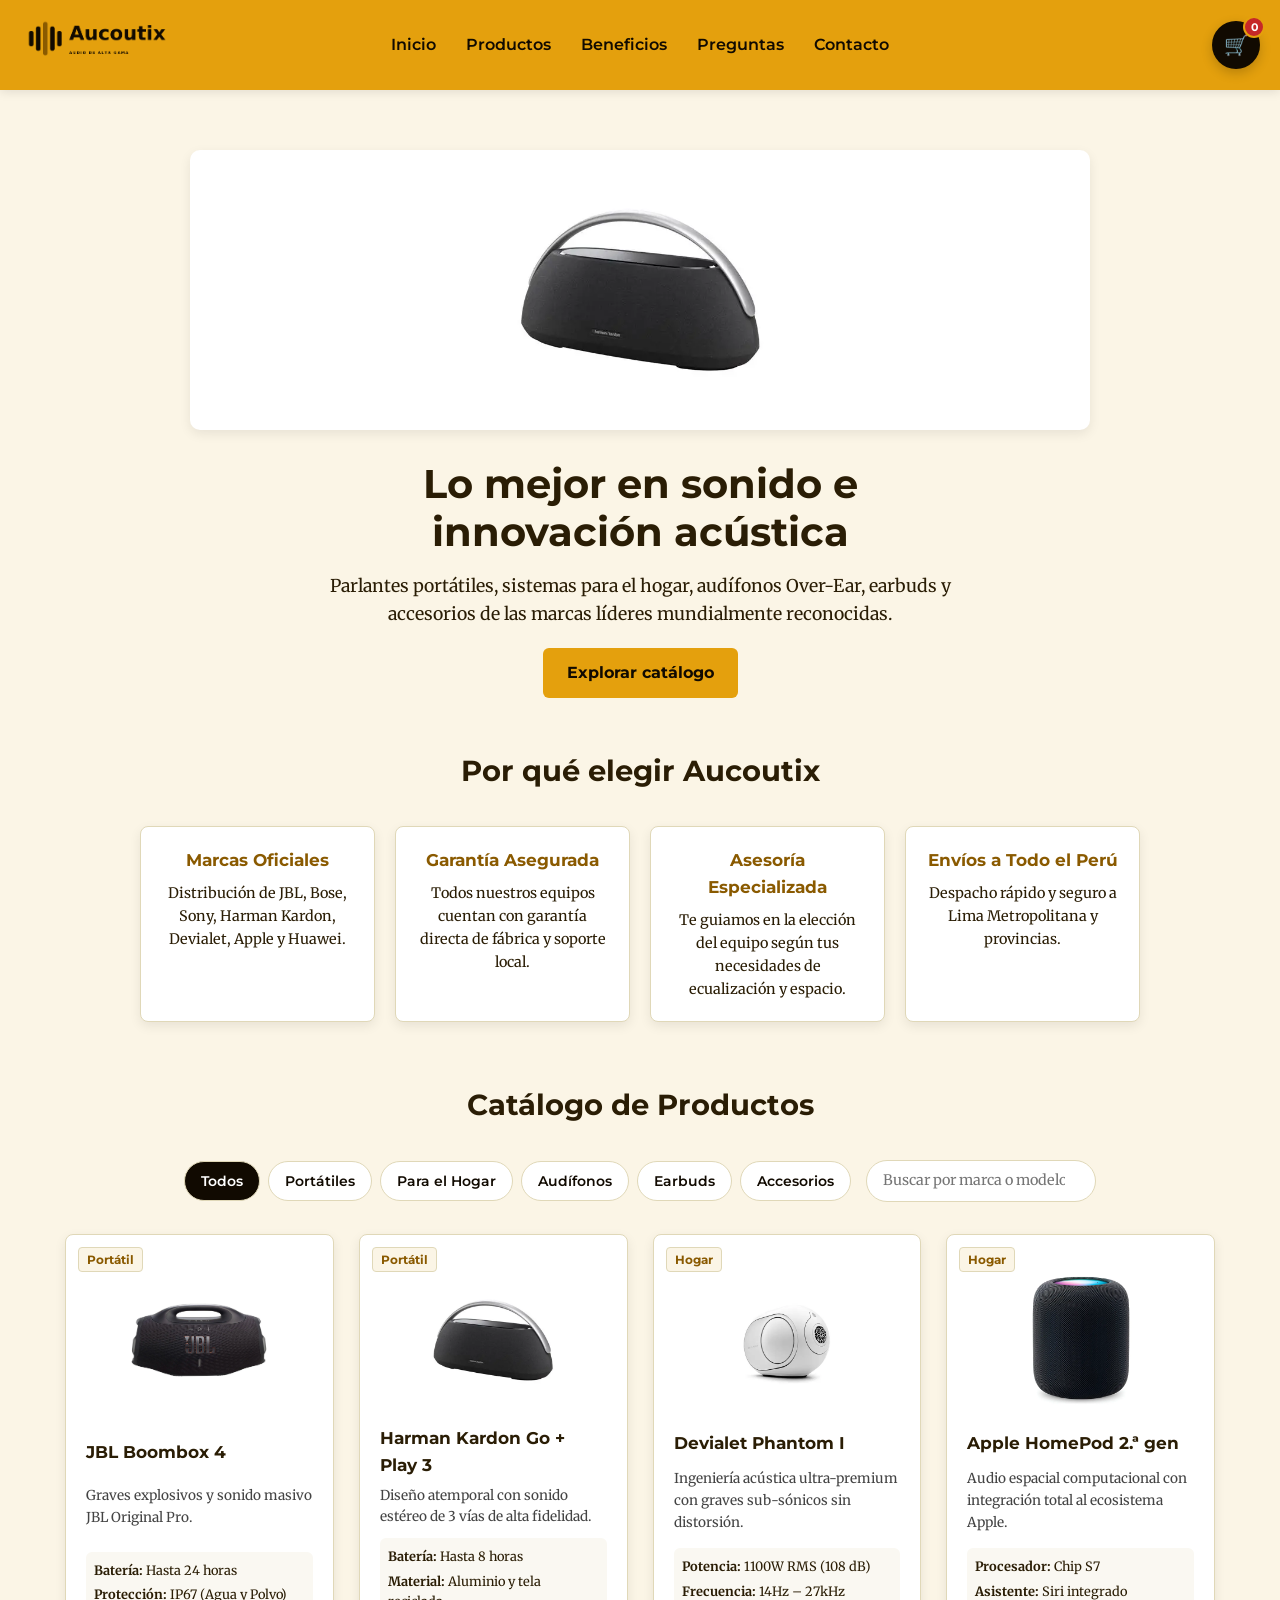
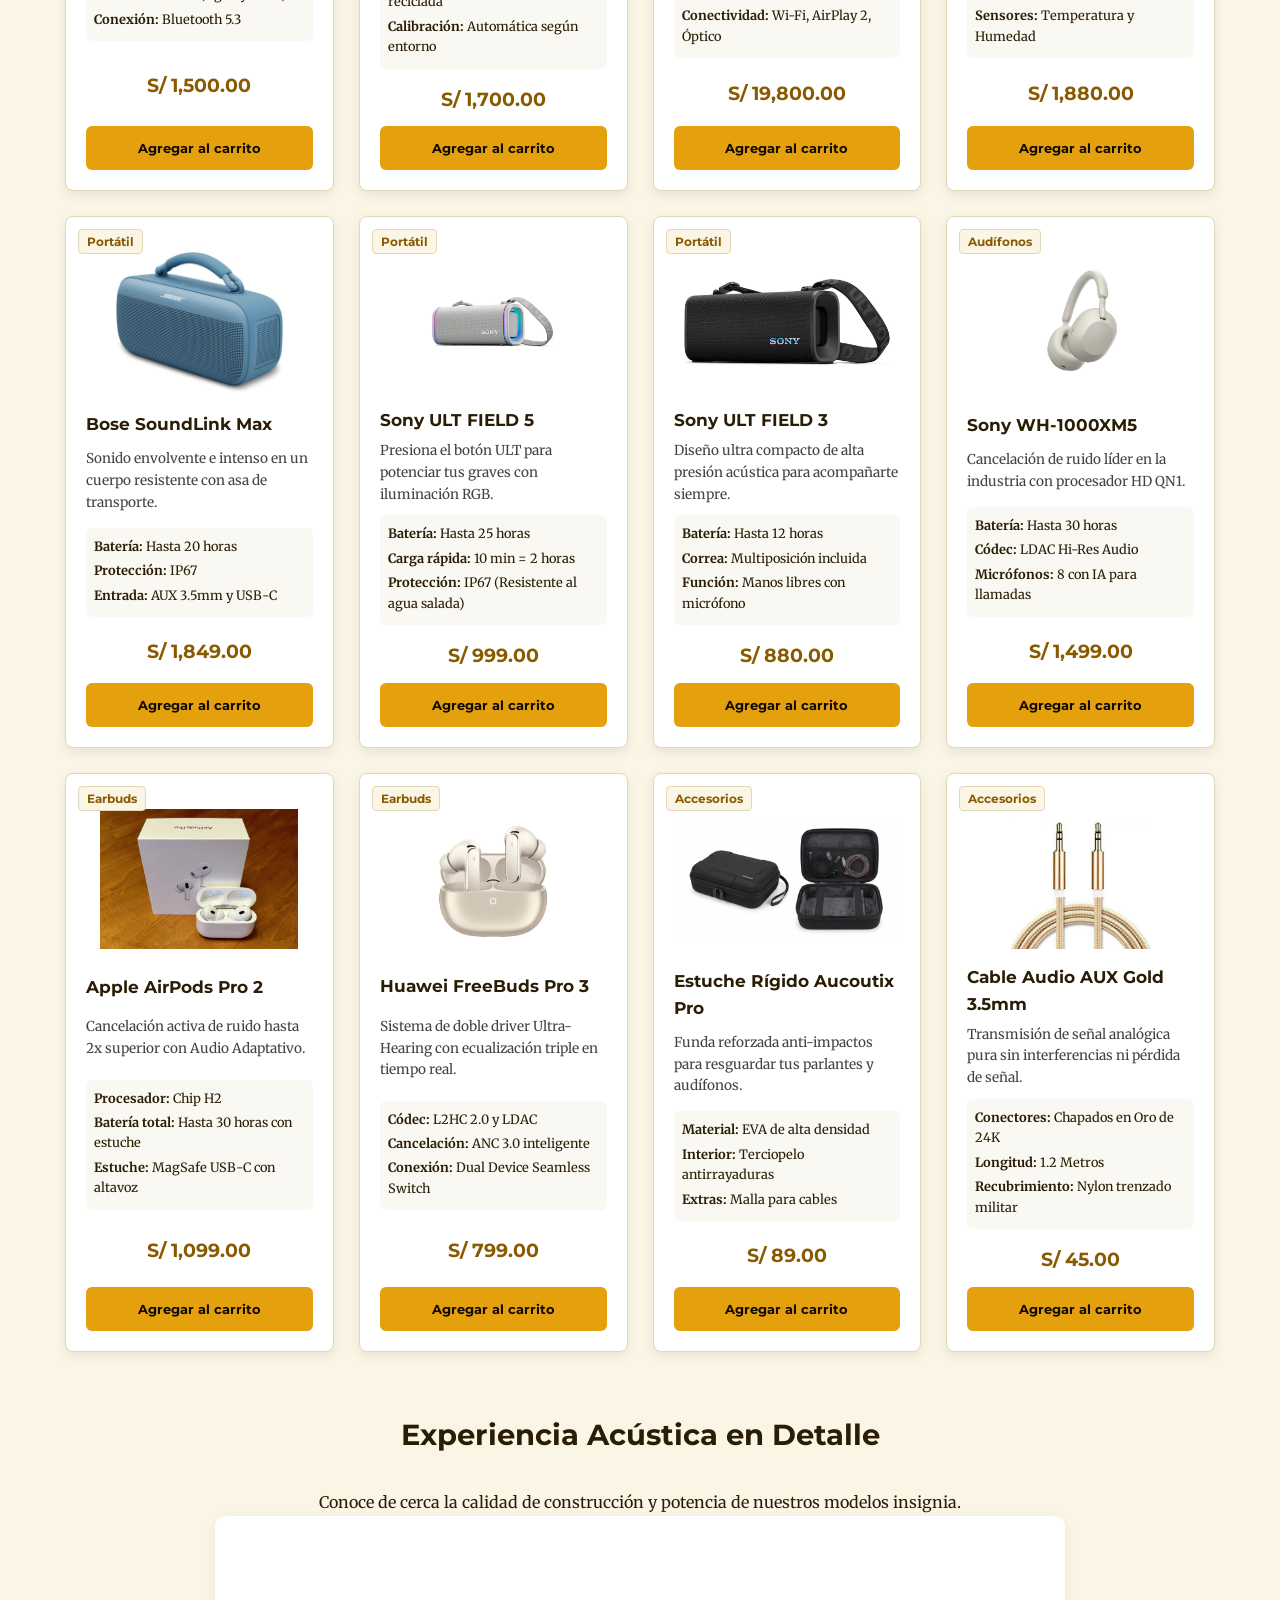
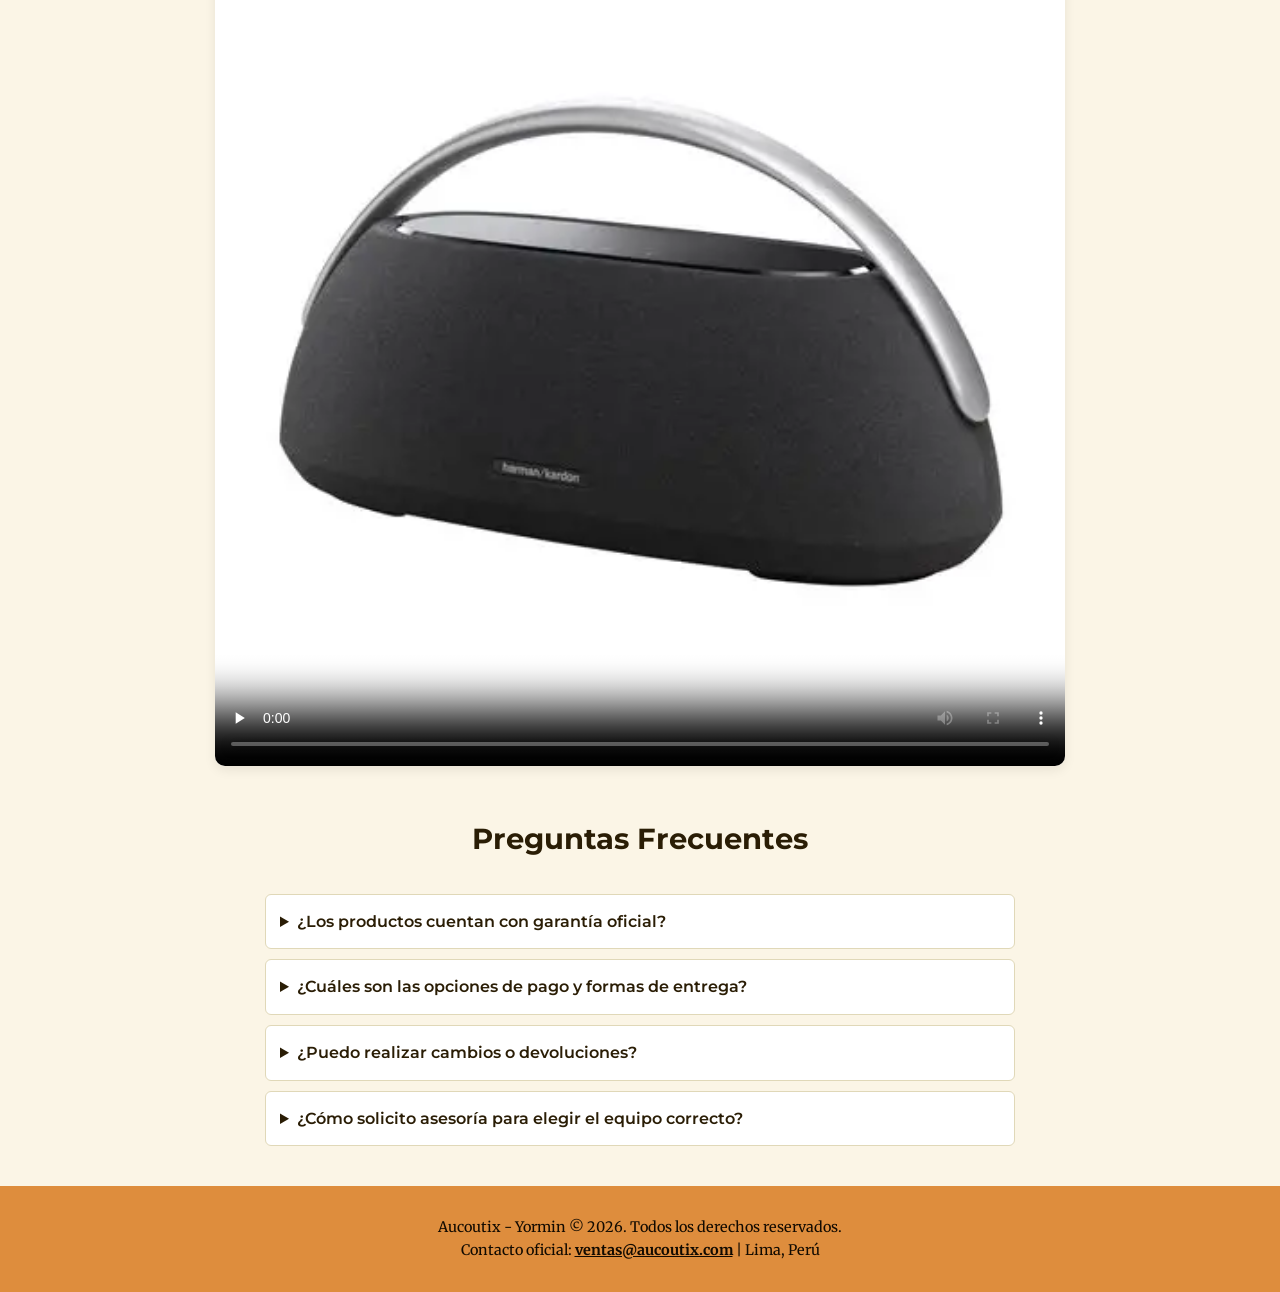
<file: index.html>
<!DOCTYPE html>
<html lang="es">
<head>
    <meta charset="UTF-8">
    <meta name="viewport" content="width=device-width, initial-scale=1.0">

    <title>Aucoutix | Parlantes, Audífonos y Audio de Alta Gama en Perú</title>
    <meta name="description" content="Catálogo exclusivo de audio portátiles y para el hogar: JBL, Harman Kardon, Bose, Sony, Apple, Devialet y Huawei. Garantía oficial y envíos en Perú.">
    <link rel="canonical" href="https://www.aucoutix.com/">

    <!-- Open Graph -->
    <meta property="og:type" content="website">
    <meta property="og:title" content="Aucoutix | Equipos de Audio de Alta Gama">
    <meta property="og:description" content="Encuentra los mejores parlantes, audífonos y accesorios de audio con entrega garantizada.">
    <meta property="og:url" content="https://www.aucoutix.com/">
    <meta property="og:image" content="img/logo.aucoutixfinal.jpg">

    <!-- Fuentes Google -->
    <link rel="preconnect" href="https://fonts.googleapis.com">
    <link rel="preconnect" href="https://fonts.gstatic.com" crossorigin>
    <link rel="stylesheet" href="https://fonts.googleapis.com/css2?family=Merriweather:wght@300;400;700&family=Montserrat:wght@400;600;700&display=swap">
    
    <!-- Estilos Propios -->
    <link rel="stylesheet" href="css/estilos.css">
    
</head>

<body>
<a class="saltar" href="#contenido">Saltar al contenido principal</a>

<header>
    <div class="logo">
        <a href="index.html">
            <img src="img/LOGO,AUCOU.JPG" alt="Aucoutix - Volver al inicio" width="150" height="60">
        </a>
    </div>

    <nav id="menu-principal" class="nav-colapsable" aria-label="Navegación principal">
        <a href="index.html">Inicio</a>
        <a href="#productos">Productos</a>
        <a href="#beneficios">Beneficios</a>
        <a href="#preguntas">Preguntas</a>
        <a href="contacto2.html">Contacto</a>
    </nav>

    <div class="acciones">
        <button id="btn-carrito" class="boton-carrito" aria-label="Abrir carrito de compras" aria-controls="carrito">
            <span id="contador-carrito">0</span>
        </button>
        <button id="btn-menu" class="btn-menu" aria-label="Abrir menú de navegación" aria-expanded="false" aria-controls="menu-principal">☰</button>
    </div>
</header>

<main id="contenido">

    <!-- Panel Desplegable del Carrito -->
    <aside id="carrito" class="carrito" aria-label="Carrito de compras" aria-hidden="true">
        <div class="carrito-contenido">
            <button id="cerrar-carrito" class="cerrar-carrito" aria-label="Cerrar carrito">✕</button>
            <h2>Mi Carrito de Compras</h2>
            <div id="lista-carrito"></div>
            <div class="total-carrito">
                <strong>Total estimado:</strong> 
                <span>S/ <span id="total-carrito">0.00</span></span>
            </div>
            <button id="btn-finalizar" class="finalizar">Finalizar compra</button>
            <p id="mensaje-compra" role="status"></p>
        </div>
    </aside>

    <!-- Carrusel Visual -->
    <section class="carrusel" aria-label="Productos destacados de la temporada">
        <div class="contenedor-slide">
            <div class="slide"><img src="img/harman go play3.jpg" alt="Parlante Harman Kardon Go + Play 3" width="900" height="280"></div>
            <div class="slide"><img src="img/Devialet phantom.jpg" alt="Parlante de alta fidelidad Devialet Phantom" width="900" height="280" loading="lazy"></div>
            <div class="slide"><img src="img/JBL bombox.jpg" alt="Parlante portátil JBL Boombox 4" width="900" height="280" loading="lazy"></div>
            <div class="slide"><img src="img/Audifonos_Inalambricos_Huawei_Freebuds_Pro5.png" alt="Audífonos Hi-Fi Huawei FreeBuds Pro 3" width="900" height="280" loading="lazy"></div>
        </div>
    </section>

    <!-- Hero / Presentación -->
    <section class="inicio">
        <h1>Lo mejor en sonido e innovación acústica</h1>
        <p>Parlantes portátiles, sistemas para el hogar, audífonos Over-Ear, earbuds y accesorios de las marcas líderes mundialmente reconocidas.</p>
        <a href="#productos" class="btn-productos">Explorar catálogo</a>
    </section>

    <!-- Beneficios -->
    <section id="beneficios" class="beneficios" aria-labelledby="titulo-beneficios">
        <h2 id="titulo-beneficios">Por qué elegir Aucoutix</h2>
        <div class="grilla-beneficios">
            <article>
                <h3>Marcas Oficiales</h3>
                <p>Distribución de JBL, Bose, Sony, Harman Kardon, Devialet, Apple y Huawei.</p>
            </article>
            <article>
                <h3>Garantía Asegurada</h3>
                <p>Todos nuestros equipos cuentan con garantía directa de fábrica y soporte local.</p>
            </article>
            <article>
                <h3>Asesoría Especializada</h3>
                <p>Te guiamos en la elección del equipo según tus necesidades de ecualización y espacio.</p>
            </article>
            <article>
                <h3>Envíos a Todo el Perú</h3>
                <p>Despacho rápido y seguro a Lima Metropolitana y provincias.</p>
            </article>
        </div>
    </section>

    <!-- Catálogo de Productos -->
    <section id="productos" aria-labelledby="titulo-productos">
        <h2 id="titulo-productos">Catálogo de Productos</h2>

        <!-- Herramientas de Filtrado y Búsqueda -->
        <div class="herramientas">
            <div class="filtros" role="group" aria-label="Filtrar por categoría">
                <button class="filtro activo" data-filtro="todos" aria-pressed="true">Todos</button>
                <button class="filtro" data-filtro="portatil" aria-pressed="false">Portátiles</button>
                <button class="filtro" data-filtro="hogar" aria-pressed="false">Para el Hogar</button>
                <button class="filtro" data-filtro="audifonos" aria-pressed="false">Audífonos</button>
                <button class="filtro" data-filtro="earbuds" aria-pressed="false">Earbuds</button>
                <button class="filtro" data-filtro="accesorios" aria-pressed="false">Accesorios</button>
            </div>
            <label class="buscador">
                <span class="solo-lectores">Buscar producto o marca</span>
                <input type="search" id="buscador" placeholder="Buscar por marca o modelo...">
            </label>
        </div>

        <!-- Grilla Contenedora de Productos -->
        <div class="contenedor-productos">

            <!-- Producto 1: JBL Boombox 4 -->
            <article class="card" data-id="jbl-boombox-4" data-nombre="JBL Boombox 4" data-precio="1500" data-categoria="portatil">
                <span class="badge-categoria">Portátil</span>
                <img src="img/JBL bombox.jpg" alt="Parlante JBL Boombox 4" width="220" height="130" loading="lazy">
                <h3>JBL Boombox 4</h3>
                <p class="descripcion">Graves explosivos y sonido masivo JBL Original Pro.</p>
                <ul class="especificaciones">
                    <li><strong>Batería:</strong> Hasta 24 horas</li>
                    <li><strong>Protección:</strong> IP67 (Agua y Polvo)</li>
                    <li><strong>Conexión:</strong> Bluetooth 5.3</li>
                </ul>
                <p class="precio">S/ 1,500.00</p>
                <button class="btn-comprar">Agregar al carrito</button>
            </article>

            <!-- Producto 2: Harman Kardon Go + Play 3 -->
            <article class="card" data-id="harman-go-play-3" data-nombre="Harman Kardon Go + Play 3" data-precio="1700" data-categoria="portatil">
                <span class="badge-categoria">Portátil</span>
                <img src="img/harman go play3.jpg" alt="Parlante Harman Kardon Go + Play 3" width="220" height="130" loading="lazy">
                <h3>Harman Kardon Go + Play 3</h3>
                <p class="descripcion">Diseño atemporal con sonido estéreo de 3 vías de alta fidelidad.</p>
                <ul class="especificaciones">
                    <li><strong>Batería:</strong> Hasta 8 horas</li>
                    <li><strong>Material:</strong> Aluminio y tela reciclada</li>
                    <li><strong>Calibración:</strong> Automática según entorno</li>
                </ul>
                <p class="precio">S/ 1,700.00</p>
                <button class="btn-comprar">Agregar al carrito</button>
            </article>

            <!-- Producto 3: Devialet Phantom -->
            <article class="card" data-id="devialet-phantom" data-nombre="Devialet Phantom I" data-precio="19800" data-categoria="hogar">
                <span class="badge-categoria">Hogar</span>
                <img src="img/Devialet phantom.jpg" alt="Parlante de alta gama Devialet Phantom" width="220" height="130" loading="lazy">
                <h3>Devialet Phantom I</h3>
                <p class="descripcion">Ingeniería acústica ultra-premium con graves sub-sónicos sin distorsión.</p>
                <ul class="especificaciones">
                    <li><strong>Potencia:</strong> 1100W RMS (108 dB)</li>
                    <li><strong>Frecuencia:</strong> 14Hz – 27kHz</li>
                    <li><strong>Conectividad:</strong> Wi-Fi, AirPlay 2, Óptico</li>
                </ul>
                <p class="precio">S/ 19,800.00</p>
                <button class="btn-comprar">Agregar al carrito</button>
            </article>

            <!-- Producto 4: Apple HomePod 2.ª gen -->
            <article class="card" data-id="apple-homepod-2" data-nombre="Apple HomePod 2.ª gen" data-precio="1880" data-categoria="hogar">
                <span class="badge-categoria">Hogar</span>
                <img src="img/Bocina Apple HomePod 2da Generacion.jpg" alt="Bocina inteligente Apple HomePod 2.ª generación" width="220" height="130" loading="lazy">
                <h3>Apple HomePod 2.ª gen</h3>
                <p class="descripcion">Audio espacial computacional con integración total al ecosistema Apple.</p>
                <ul class="especificaciones">
                    <li><strong>Procesador:</strong> Chip S7</li>
                    <li><strong>Asistente:</strong> Siri integrado</li>
                    <li><strong>Sensores:</strong> Temperatura y Humedad</li>
                </ul>
                <p class="precio">S/ 1,880.00</p>
                <button class="btn-comprar">Agregar al carrito</button>
            </article>

            <!-- Producto 5: Bose SoundLink Max -->
            <article class="card" data-id="bose-soundlink-max" data-nombre="Bose SoundLink Max" data-precio="1849" data-categoria="portatil">
                <span class="badge-categoria">Portátil</span>
                <img src="img/bose_soundlink1.jpg" alt="Parlante portátil Bose SoundLink Max" width="220" height="130" loading="lazy">
                <h3>Bose SoundLink Max</h3>
                <p class="descripcion">Sonido envolvente e intenso en un cuerpo resistente con asa de transporte.</p>
                <ul class="especificaciones">
                    <li><strong>Batería:</strong> Hasta 20 horas</li>
                    <li><strong>Protección:</strong> IP67</li>
                    <li><strong>Entrada:</strong> AUX 3.5mm y USB-C</li>
                </ul>
                <p class="precio">S/ 1,849.00</p>
                <button class="btn-comprar">Agregar al carrito</button>
            </article>

            <!-- Producto 6: Sony ULT FIELD 5 -->
            <article class="card" data-id="sony-ult-field-5" data-nombre="Sony ULT FIELD 5 (SRS-ULT50)" data-precio="999" data-categoria="portatil">
                <span class="badge-categoria">Portátil</span>
                <img src="img/ULT FIELD 5SRS-ULT50.jpg" alt="Parlante inalámbrico Sony ULT FIELD 5 SRS-ULT50" width="220" height="130" loading="lazy">
                <h3>Sony ULT FIELD 5</h3>
                <p class="descripcion">Presiona el botón ULT para potenciar tus graves con iluminación RGB.</p>
                <ul class="especificaciones">
                    <li><strong>Batería:</strong> Hasta 25 horas</li>
                    <li><strong>Carga rápida:</strong> 10 min = 2 horas</li>
                    <li><strong>Protección:</strong> IP67 (Resistente al agua salada)</li>
                </ul>
                <p class="precio">S/ 999.00</p>
                <button class="btn-comprar">Agregar al carrito</button>
            </article>

            <!-- Producto 7: Sony ULT FIELD 3 -->
            <article class="card" data-id="sony-ult-field-3" data-nombre="Sony ULT FIELD 3 (SRS-ULT30)" data-precio="880" data-categoria="portatil">
                <span class="badge-categoria">Portátil</span>
                <img src="img/Sony Parlante Bluetooth Srs-ult30 Portátil Ult Field 3 Negro.jpg" alt="Parlante Sony SRS-ULT30 ULT FIELD 3" width="220" height="130" loading="lazy">
                <h3>Sony ULT FIELD 3</h3>
                <p class="descripcion">Diseño ultra compacto de alta presión acústica para acompañarte siempre.</p>
                <ul class="especificaciones">
                    <li><strong>Batería:</strong> Hasta 12 horas</li>
                    <li><strong>Correa:</strong> Multiposición incluida</li>
                    <li><strong>Función:</strong> Manos libres con micrófono</li>
                </ul>
                <p class="precio">S/ 880.00</p>
                <button class="btn-comprar">Agregar al carrito</button>
            </article>

            <!-- Producto 8: Sony WH-1000XM5 -->
            <article class="card" data-id="sony-wh1000xm5" data-nombre="Sony WH-1000XM5" data-precio="1499" data-categoria="audifonos">
                <span class="badge-categoria">Audífonos</span>
                <img src="img/Sony WH-1000XM5.jpg" alt="Audífonos Noise Cancelling Sony WH-1000XM5" width="220" height="130" loading="lazy">
                <h3>Sony WH-1000XM5</h3>
                <p class="descripcion">Cancelación de ruido líder en la industria con procesador HD QN1.</p>
                <ul class="especificaciones">
                    <li><strong>Batería:</strong> Hasta 30 horas</li>
                    <li><strong>Códec:</strong> LDAC Hi-Res Audio</li>
                    <li><strong>Micrófonos:</strong> 8 con IA para llamadas</li>
                </ul>
                <p class="precio">S/ 1,499.00</p>
                <button class="btn-comprar">Agregar al carrito</button>
            </article>

            <!-- Producto 9: Apple AirPods Pro 2 -->
            <article class="card" data-id="apple-airpods-pro-2" data-nombre="Apple AirPods Pro (2.ª gen)" data-precio="1099" data-categoria="earbuds">
                <span class="badge-categoria">Earbuds</span>
                <img src="img/Air pods pro2.jpg" alt="Earbuds Apple AirPods Pro 2da Generacion" width="220" height="130" loading="lazy">
                <h3>Apple AirPods Pro 2</h3>
                <p class="descripcion">Cancelación activa de ruido hasta 2x superior con Audio Adaptativo.</p>
                <ul class="especificaciones">
                    <li><strong>Procesador:</strong> Chip H2</li>
                    <li><strong>Batería total:</strong> Hasta 30 horas con estuche</li>
                    <li><strong>Estuche:</strong> MagSafe USB-C con altavoz</li>
                </ul>
                <p class="precio">S/ 1,099.00</p>
                <button class="btn-comprar">Agregar al carrito</button>
            </article>

            <!-- Producto 10: Huawei FreeBuds Pro 3 -->
            <article class="card" data-id="huawei-freebuds-pro-3" data-nombre="Huawei FreeBuds Pro 3" data-precio="799" data-categoria="earbuds">
                <span class="badge-categoria">Earbuds</span>
                <img src="img/Audifonos_Inalambricos_Huawei_Freebuds_Pro5.png" alt="Earbuds Huawei FreeBuds Pro 3" width="220" height="130" loading="lazy">
                <h3>Huawei FreeBuds Pro 3</h3>
                <p class="descripcion">Sistema de doble driver Ultra-Hearing con ecualización triple en tiempo real.</p>
                <ul class="especificaciones">
                    <li><strong>Códec:</strong> L2HC 2.0 y LDAC</li>
                    <li><strong>Cancelación:</strong> ANC 3.0 inteligente</li>
                    <li><strong>Conexión:</strong> Dual Device Seamless Switch</li>
                </ul>
                <p class="precio">S/ 799.00</p>
                <button class="btn-comprar">Agregar al carrito</button>
            </article>

            <!-- Producto 11: Estuche Rígido Aucoutix -->
            <article class="card" data-id="estuche-aucoutix" data-nombre="Estuche Rígido Aucoutix Pro" data-precio="89" data-categoria="accesorios">
                <span class="badge-categoria">Accesorios</span>
                <img src="img/Gemini_Generated_Image_gyam9rgyam9rgyam.jpg" alt="Estuche de protección dura para parlantes y audífonos" width="220" height="130" loading="lazy">
                <h3>Estuche Rígido Aucoutix Pro</h3>
                <p class="descripcion">Funda reforzada anti-impactos para resguardar tus parlantes y audífonos.</p>
                <ul class="especificaciones">
                    <li><strong>Material:</strong> EVA de alta densidad</li>
                    <li><strong>Interior:</strong> Terciopelo antirrayaduras</li>
                    <li><strong>Extras:</strong> Malla para cables</li>
                </ul>
                <p class="precio">S/ 89.00</p>
                <button class="btn-comprar">Agregar al carrito</button>
            </article>

            <!-- Producto 12: Cable AUX Premium Gold 3.5mm -->
            <article class="card" data-id="cable-aux-gold" data-nombre="Cable Audio AUX Gold 3.5mm" data-precio="45" data-categoria="accesorios">
                <span class="badge-categoria">Accesorios</span>
                <img src="img/Cable Audio AUX Gold 3.5mm.jpg" alt="Cable Auxiliar de Audio Chapado en Oro" width="220" height="130" loading="lazy">
                <h3>Cable Audio AUX Gold 3.5mm</h3>
                <p class="descripcion">Transmisión de señal analógica pura sin interferencias ni pérdida de señal.</p>
                <ul class="especificaciones">
                    <li><strong>Conectores:</strong> Chapados en Oro de 24K</li>
                    <li><strong>Longitud:</strong> 1.2 Metros</li>
                    <li><strong>Recubrimiento:</strong> Nylon trenzado militar</li>
                </ul>
                <p class="precio">S/ 45.00</p>
                <button class="btn-comprar">Agregar al carrito</button>
            </article>

        </div>
        <p id="sin-resultados" hidden>No encontramos ningún producto que coincida con tu búsqueda. Intenta con otra palabra o categoría.</p>
    </section>

    <!-- Sección de Video Informativo -->
    <section class="seccion-video" aria-labelledby="titulo-video">
        <h2 id="titulo-video">Experiencia Acústica en Detalle</h2>
        <p>Conoce de cerca la calidad de construcción y potencia de nuestros modelos insignia.</p>
        <div class="contenedor-video">
            <video controls preload="none" playsinline poster="img/harman go play3.jpg">
                <source src="videos 2.0/VIDEOharmam kardononix.mp4" type="video/mp4">
                Tu navegador no soporta reproducción de videos HTML5.
            </video>
        </div>
    </section>

    <!-- Preguntas Frecuentes -->
    <section id="preguntas" class="faq" aria-labelledby="titulo-faq">
        <h2 id="titulo-faq">Preguntas Frecuentes</h2>
        <details>
            <summary>¿Los productos cuentan con garantía oficial?</summary>
            <p>Sí, todos los productos comercializados por Aucoutix cuentan con garantía oficial directa por fallas de fábrica por un periodo de 12 meses.</p>
        </details>
        <details>
            <summary>¿Cuáles son las opciones de pago y formas de entrega?</summary>
            <p>Aceptamos tarjetas de crédito, débito, transferencia bancaria y Yape/Plin. Ofrecemos envíos a domicilio en Lima y despachos a provincias mediante agencia certificada.</p>
        </details>
        <details>
            <summary>¿Puedo realizar cambios o devoluciones?</summary>
            <p>Aceptamos cambios dentro de los primeros 7 días posteriores a la compra, siempre que el equipo no presente uso y se conserve en empaque sellado original.</p>
        </details>
        <details>
            <summary>¿Cómo solicito asesoría para elegir el equipo correcto?</summary>
            <p>Puedes escribirnos mediante la sección de Contacto o enviarnos un correo a ventas@aucoutix.com para recibir recomendación personalizada de un especialista.</p>
        </details>
    </section>

</main>

<footer id="contacto">
    <p>Aucoutix - Yormin &copy; 2026. Todos los derechos reservados.</p>
    <p>Contacto oficial: <a href="mailto:ventas@aucoutix.com">ventas@aucoutix.com</a> | Lima, Perú</p>
</footer>
<!-- En index.html dentro de <head> -->
<script src="carrito.js" defer></script>

</body>
</html>
</file>
<file: css/estilos.css>
/* =========================================
   1. VARIABLES Y CONFIGURACIÓN GLOBAL
   ========================================= */
:root {
    --crema: #FBF5E6;
    --naranja: #E4A00D;
    --naranja-hover: #C88C0A;
    --naranja-texto: #8A5A00;
    --tinta: #110A01;
    --texto: #2A1D05;
    --blanco: #FFFFFF;
    --borde: #E0D8B8;
    --pie: #DE8D3D;
    --error: #C62828;
    --exito: #2E7D32;

    --fuente-texto: "Merriweather", Georgia, serif;
    --fuente-titulos: "Montserrat", "Segoe UI", Arial, sans-serif;

    --espacio-1: 0.5rem;
    --espacio-2: 1rem;
    --espacio-3: 2rem;
    --radio: 8px;
    --sombra: 0 4px 12px rgba(0, 0, 0, 0.08);
}

/* =========================================
   2. ESTILOS BASE Y RESETS
   ========================================= */
*, *::before, *::after {
    box-sizing: border-box;
    margin: 0;
    padding: 0;
}

html {
    scroll-behavior: smooth;
}

body {
    font-family: var(--fuente-texto);
    background: var(--crema);
    color: var(--texto);
    line-height: 1.6;
}

img, video {
    max-width: 100%;
    height: auto;
}

h1, h2, h3, button, summary, .badge-categoria {
    font-family: var(--fuente-titulos);
}

h1 {
    font-size: clamp(1.8rem, 5vw, 2.5rem);
    line-height: 1.2;
    margin-bottom: var(--espacio-2);
}

h2 {
    font-size: clamp(1.4rem, 3.5vw, 1.8rem);
    margin-bottom: var(--espacio-3);
    text-align: center;
}

[hidden] {
    display: none !important;
}

:focus-visible {
    outline: 3px solid var(--tinta);
    outline-offset: 3px;
}

.solo-lectores {
    position: absolute;
    width: 1px;
    height: 1px;
    overflow: hidden;
    clip: rect(0 0 0 0);
}

.saltar {
    position: absolute;
    left: -999px;
    top: 0;
    padding: var(--espacio-1) var(--espacio-2);
    background: var(--tinta);
    color: var(--blanco);
}
.saltar:focus {
    left: 0;
    z-index: 1000;
}

/* =========================================
   3. ENCABEZADO Y NAVEGACIÓN
   ========================================= */
header {
    display: grid;
    grid-template-columns: 1fr auto 1fr;
    grid-template-areas: "logo menu acciones";
    align-items: center;
    gap: 15px;
    min-height: 90px;
    padding: 12px 20px;
    background: var(--naranja);
    position: sticky;
    top: 0;
    z-index: 900;
    box-shadow: 0 2px 10px rgba(0, 0, 0, 0.1);
}

.logo {
    grid-area: logo;
    justify-self: start;
}

.logo img {
    display: block;
    width: 160px;
    height: auto;

}

header nav {
    grid-area: menu;
    display: flex;
    justify-content: center;
    gap: 30px;
}

header nav a {
    color: var(--tinta);
    font-family: var(--fuente-titulos);
    font-weight: 600;
    text-decoration: none;
    padding: 0.5rem 0;
    transition: color 0.2s;
}

header nav a:hover {
    text-decoration: underline;
    text-underline-offset: 6px;
}

.acciones {
    grid-area: acciones;
    justify-self: end;
    display: flex;
    align-items: center;
    gap: var(--espacio-1);
}

.btn-menu {
    display: none;
    width: 44px;
    height: 44px;
    border: none;
    border-radius: 50%;
    background: var(--tinta);
    color: var(--blanco);
    font-size: 20px;
    cursor: pointer;
}

/* =========================================
   4. CARRUSEL
   ========================================= */
.carrusel {
    width: 90%;
    max-width: 900px;
    height: 280px;
    overflow: hidden;
    margin: 30px auto;
    border-radius: 10px;
    background: var(--blanco);
    box-shadow: var(--sombra);
}

.contenedor-slide {
    display: flex;
    width: 400%;
    height: 100%;
    animation: mover 16s infinite;
}

.carrusel:hover .contenedor-slide {
    animation-play-state: paused;
}

.slide {
    width: 25%;
    height: 100%;
}

.slide img {
    width: 100%;
    height: 100%;
    object-fit: contain;
    display: block;
}

@keyframes mover {
    0%, 20% { transform: translateX(0); }
    25%, 45% { transform: translateX(-25%); }
    50%, 70% { transform: translateX(-50%); }
    75%, 95% { transform: translateX(-75%); }
    100% { transform: translateX(0); }
}

/* =========================================
   5. CONTENIDO PRINCIPAL Y SECCIONES
   ========================================= */
main {
    padding: 30px 20px;
}

main > section {
    margin-bottom: 60px;
}

.inicio {
    max-width: 650px;
    margin: 0 auto 50px;
    text-align: center;
}

.inicio p {
    margin-bottom: 20px;
    font-size: 1.1rem;
}

.btn-productos, .card button, .finalizar, .btn-enviar {
    display: inline-block;
    padding: 12px 24px;
    min-height: 44px;
    background: var(--naranja);
    color: var(--tinta);
    font-family: var(--fuente-titulos);
    font-weight: 700;
    text-decoration: none;
    border: none;
    border-radius: 6px;
    cursor: pointer;
    transition: background-color 0.2s, color 0.2s, transform 0.1s;
}

.btn-productos:hover, .card button:hover, .btn-enviar:hover:not(:disabled) {
    background: var(--tinta);
    color: var(--blanco);
}

/* Beneficios */
.grilla-beneficios {
    display: grid;
    grid-template-columns: repeat(auto-fit, minmax(200px, 1fr));
    gap: 20px;
    max-width: 1000px;
    margin: 0 auto;
}

.grilla-beneficios article {
    padding: 20px;
    background: var(--blanco);
    border: 1px solid var(--borde);
    border-radius: var(--radio);
    box-shadow: var(--sombra);
    text-align: center;
}

.grilla-beneficios h3 {
    margin-bottom: 8px;
    font-size: 1.05rem;
    color: var(--naranja-texto);
}

.grilla-beneficios p {
    font-size: 0.9rem;
}

/* Herramientas (Filtros y Búsqueda) */
.herramientas {
    display: flex;
    flex-wrap: wrap;
    justify-content: center;
    align-items: center;
    gap: 15px;
    margin-bottom: var(--espacio-3);
}

.filtros {
    display: flex;
    flex-wrap: wrap;
    gap: var(--espacio-1);
    justify-content: center;
}

.filtro {
    min-height: 40px;
    padding: 0.4rem 1rem;
    font-weight: 600;
    font-size: 0.85rem;
    background: var(--blanco);
    color: var(--tinta);
    border: 1px solid var(--borde);
    border-radius: 999px;
    cursor: pointer;
    transition: all 0.2s;
}

.filtro.activo {
    background: var(--tinta);
    color: var(--blanco);
}

.buscador input {
    min-height: 42px;
    width: min(100%, 300px);
    padding: 0 16px;
    font: inherit;
    font-size: 0.9rem;
    border: 1px solid var(--borde);
    border-radius: 999px;
    background: var(--blanco);
}

/* Tarjetas de Producto */
.contenedor-productos {
    display: grid;
    grid-template-columns: repeat(auto-fill, minmax(250px, 1fr));
    gap: 25px;
    max-width: 1150px;
    margin: 0 auto;
}

.card {
    position: relative;
    display: flex;
    flex-direction: column;
    justify-content: space-between;
    padding: 20px;
    background: var(--blanco);
    border: 1px solid var(--borde);
    border-radius: var(--radio);
    box-shadow: var(--sombra);
    transition: transform 0.2s, box-shadow 0.2s;
}

.card:hover {
    transform: translateY(-5px);
    box-shadow: 0 8px 20px rgba(0, 0, 0, 0.12);
}

.badge-categoria {
    position: absolute;
    top: 12px;
    left: 12px;
    background: var(--crema);
    color: var(--naranja-texto);
    font-size: 0.75rem;
    font-weight: 700;
    padding: 2px 8px;
    border-radius: 4px;
    border: 1px solid var(--borde);
}

.card img {
    width: 100%;
    height: 140px;
    object-fit: contain;
    margin: 15px 0;
}

.card h3 {
    font-size: 1.05rem;
    margin-bottom: 6px;
}

.card .descripcion {
    font-size: 0.85rem;
    margin-bottom: 10px;
    color: #444;
}

.especificaciones {
    list-style: none;
    font-size: 0.8rem;
    margin-bottom: 15px;
    padding: 8px;
    background: #FAF8F2;
    border-radius: 6px;
    text-align: left;
}

.especificaciones li {
    margin-bottom: 4px;
}

.card .precio {
    font-family: var(--fuente-titulos);
    font-size: 1.2rem;
    font-weight: 700;
    color: var(--naranja-texto);
    margin-bottom: 12px;
    text-align: center;
}

#sin-resultados {
    text-align: center;
    margin-top: 30px;
    font-weight: 600;
}

/* Video */
.seccion-video {
    max-width: 850px;
    margin: 0 auto 50px;
    text-align: center;
}

.contenedor-video {
    overflow: hidden;
    border-radius: 10px;
    box-shadow: var(--sombra);
}

.contenedor-video video {
    display: block;
    width: 100%;
}

/* FAQ */
.faq {
    max-width: 750px;
    margin: 0 auto;
    text-align: left;
}

.faq details {
    padding: 14px;
    background: var(--blanco);
    border: 1px solid var(--borde);
    border-radius: 6px;
    margin-bottom: 10px;
}

.faq summary {
    cursor: pointer;
    font-weight: 600;
}

.faq p {
    margin-top: 10px;
    font-size: 0.95rem;
}

/* Footer */
footer {
    padding: 30px 20px;
    background: var(--pie);
    text-align: center;
    color: var(--tinta);
    font-size: 0.9rem;
}

footer a {
    color: var(--tinta);
    font-weight: 700;
}

/* =========================================
   6. CARRITO Y PANEL FLOTANTE
   ========================================= */
.boton-carrito {
    position: relative;
    width: 48px;
    height: 48px;
    border: none;
    border-radius: 50%;
    background: var(--tinta);
    cursor: pointer;
    box-shadow: 0 4px 12px rgba(0, 0, 0, 0.2);
}

.boton-carrito::before {
    content: "🛒";
    font-size: 20px;
}

#contador-carrito {
    position: absolute;
    top: -5px;
    right: -5px;
    min-width: 22px;
    height: 22px;
    padding: 0 5px;
    display: flex;
    align-items: center;
    justify-content: center;
    background: var(--error);
    color: var(--blanco);
    font: 700 11px var(--fuente-titulos);
    border: 2px solid var(--naranja);
    border-radius: 11px;
}

#contador-carrito.pop {
    animation: pop 0.3s ease;
}

@keyframes pop {
    50% { transform: scale(1.3); }
}

.carrito {
    position: fixed;
    top: 85px;
    right: 20px;
    z-index: 1000;
    width: 380px;
    max-width: calc(100vw - 30px);
    opacity: 0;
    visibility: hidden;
    transform: translateY(-10px);
    transition: opacity 0.25s, transform 0.25s, visibility 0.25s;
}

.carrito.mostrar {
    opacity: 1;
    visibility: visible;
    transform: translateY(0);
}

.carrito-contenido {
    position: relative;
    display: flex;
    flex-direction: column;
    max-height: 80vh;
    padding: 20px;
    background: var(--blanco);
    color: var(--tinta);
    border-radius: 12px;
    box-shadow: 0 15px 35px rgba(0, 0, 0, 0.25);
    border: 1px solid var(--borde);
}

.cerrar-carrito {
    position: absolute;
    top: 12px;
    right: 12px;
    width: 32px;
    height: 32px;
    border: none;
    border-radius: 50%;
    background: #F3F3F3;
    cursor: pointer;
}

#lista-carrito {
    flex: 1;
    overflow-y: auto;
    margin: 15px 0;
}

.producto-carrito {
    display: flex;
    justify-content: space-between;
    align-items: center;
    gap: 10px;
    padding: 10px 0;
    border-bottom: 1px solid #EEE;
}

.producto-carrito h3 {
    font-size: 0.9rem;
}

.producto-carrito p {
    font-size: 0.85rem;
    font-weight: 700;
    color: var(--naranja-texto);
}

.controles {
    display: flex;
    align-items: center;
    gap: 6px;
}

.controles button {
    width: 28px;
    height: 28px;
    border: none;
    border-radius: 50%;
    background: #F3F3F3;
    cursor: pointer;
    font-weight: 700;
}

.total-carrito {
    display: flex;
    justify-content: space-between;
    padding-top: 12px;
    border-top: 2px solid var(--crema);
    font-size: 1.1rem;
}

/* =========================================
   7. SECCIÓN DE CONTACTO
   ========================================= */
.contacto { max-width: 1000px; margin: 0 auto; }
.contacto-intro { max-width: 600px; margin: 0 auto 30px; text-align: center; }
.contacto-grid { display: grid; grid-template-columns: 1fr; gap: 25px; align-items: start; text-align: left; }

.form-contacto, .contacto-info { padding: 20px; background: var(--blanco); border: 1px solid var(--borde); border-radius: var(--radio); box-shadow: var(--sombra); }

.campo { margin-bottom: 18px; }
.campo label { display: block; margin-bottom: 6px; font-size: 14px; font-weight: 700; color: var(--tinta); }
.campo input[type="text"], .campo input[type="email"], .campo input[type="tel"], .campo select, .campo textarea {
    width: 100%; padding: 10px 12px; font: inherit; font-size: 14px; color: var(--tinta);
    background: #fffdf7; border: 1px solid #d9cfa8; border-radius: 6px;
}
.campo textarea { resize: vertical; }
.campo input:focus, .campo select:focus, .campo textarea:focus { outline: none; border-color: var(--naranja); box-shadow: 0 0 0 3px rgba(228, 160, 13, 0.3); }
.campo .invalido { border-color: var(--error); }
.contador { display: block; text-align: right; font-size: 12px; color: #666; }
.error { display: block; margin-top: 4px; font-size: 13px; color: var(--error); }

.campo-check { display: flex; flex-wrap: wrap; align-items: flex-start; gap: 8px; }
.campo-check input { margin-top: 5px; accent-color: var(--naranja); }
.campo-check label { flex: 1; margin-bottom: 0; font-weight: 400; }
.campo-check .error { flex-basis: 100%; }

.mensaje-exito { margin-top: 15px; font-size: 14px; color: var(--exito); font-weight: 700; }

.contacto-info h3 { margin-bottom: 10px; font-size: 17px; }
.contacto-info p { margin-bottom: 20px; font-size: 14px; }
.contacto-info ul { padding-left: 18px; font-size: 14px; }
.contacto-info a { color: var(--naranja-texto); font-weight: 700; }

@media (min-width: 769px) {
    .contacto-grid { grid-template-columns: 1.4fr 1fr; }
    .form-contacto, .contacto-info { padding: 25px; }
}

/* =========================================
   8. RESPONSIVE Y ACCESIBILIDAD
   ========================================= */
@media (max-width: 768px) {
    header {
        grid-template-columns: 1fr auto;
        grid-template-areas: "logo acciones" "menu menu";
        row-gap: 10px;
    }

    .btn-menu {
        display: block;
    }

    .nav-colapsable {
        display: none;
        flex-direction: column;
        align-items: center;
        width: 100%;
    }

    .nav-colapsable.abierto {
        display: flex;
    }

    .carrusel {
        height: 200px;
    }

    .carrito {
        top: 90px;
        left: 15px;
        right: 15px;
        width: auto;
    }
}

@media (prefers-reduced-motion: reduce) {
    html { scroll-behavior: auto; }
    *, *::before, *::after { animation: none !important; transition: none !important; }
}
</file>
